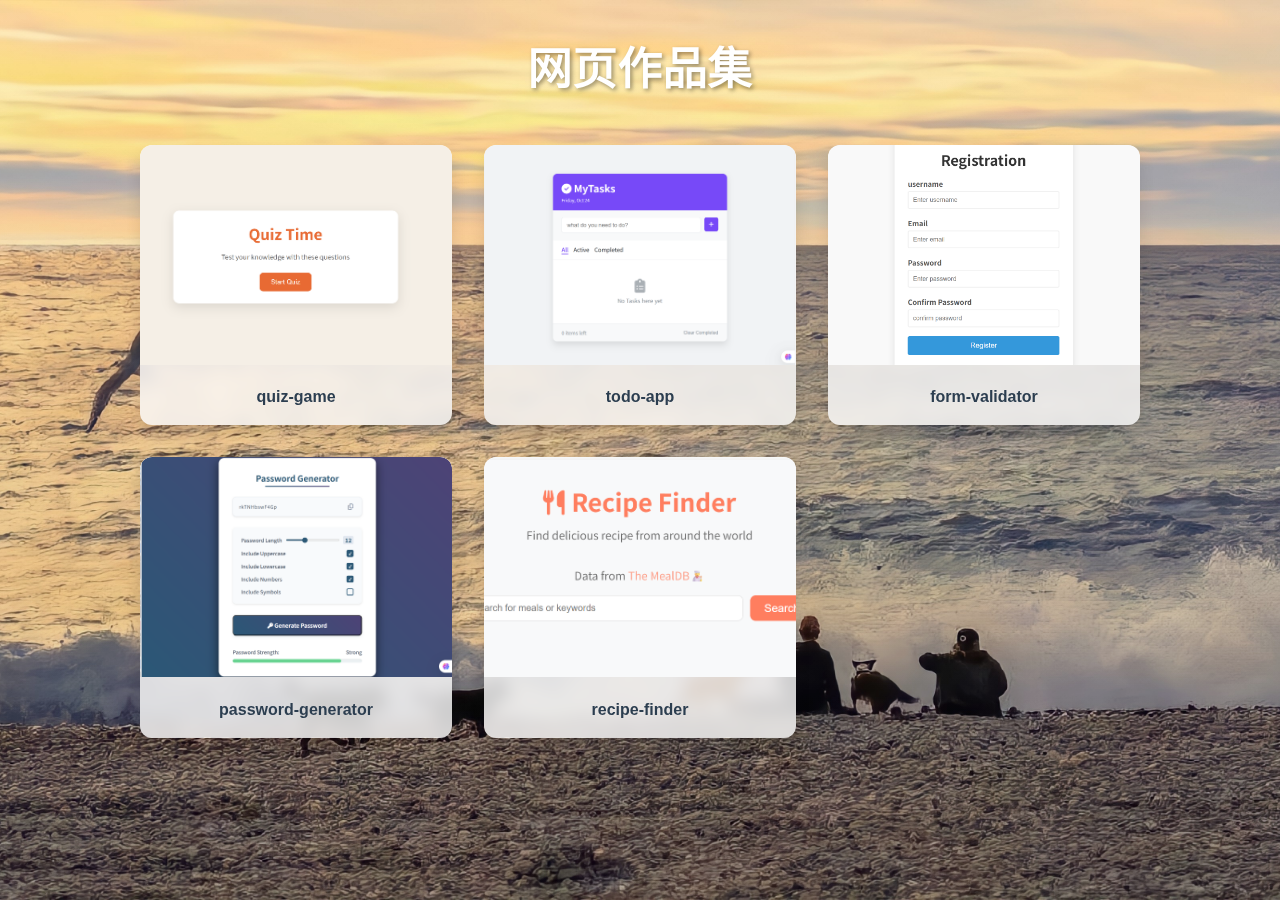
<file: index.html>
<!DOCTYPE html>
<html lang="zh-CN">
<head>
    <meta charset="UTF-8">
    <meta name="viewport" content="width=device-width, initial-scale=1.0">
    <title>网页作品集</title>
    <link rel="stylesheet" href="https://cdnjs.cloudflare.com/ajax/libs/font-awesome/6.7.2/css/all.min.css">
    <link rel="stylesheet" href="style.css">
</head>
<body>
    <!-- 标题 -->
    <h1 class="title">网页作品集</h1>

    <!-- 卡片容器 -->
    <div class="cards-container">
        <!-- Quiz应用卡片 -->
        <a href="/QUIZ/index.html" class="card">
            <img src="/assets/quiz-game.png" alt="quiz-game">
            <p>quiz-game</p>
        </a>

        <!-- Todo应用卡片 -->
        <a href="/TODO/index.html" class="card">
            <img src="/assets/todo.png" alt="todo-app">
            <p>todo-app</p>
        </a>

        <!-- 表单验证应用卡片 -->
        <a href="/Register/index.html" class="card">
            <img src="/assets/form-validator.png" alt="form-validator">
            <p>form-validator</p>
        </a>

        <!-- 密码生成器卡片 -->
        <a href="/PASSWORD/index.html" class="card">
            <img src="/assets/password-generator.png" alt="password-generator">
            <p>password-generator</p>
        </a>

        <!-- 食谱查找器卡片 -->
        <a href="/RECIPE/index.html" class="card">
            <img src="/assets/recipe-finder.png" alt="recipe-finder">
            <p>recipe-finder</p>
        </a>
    </div>
</body>
</html>
</file>
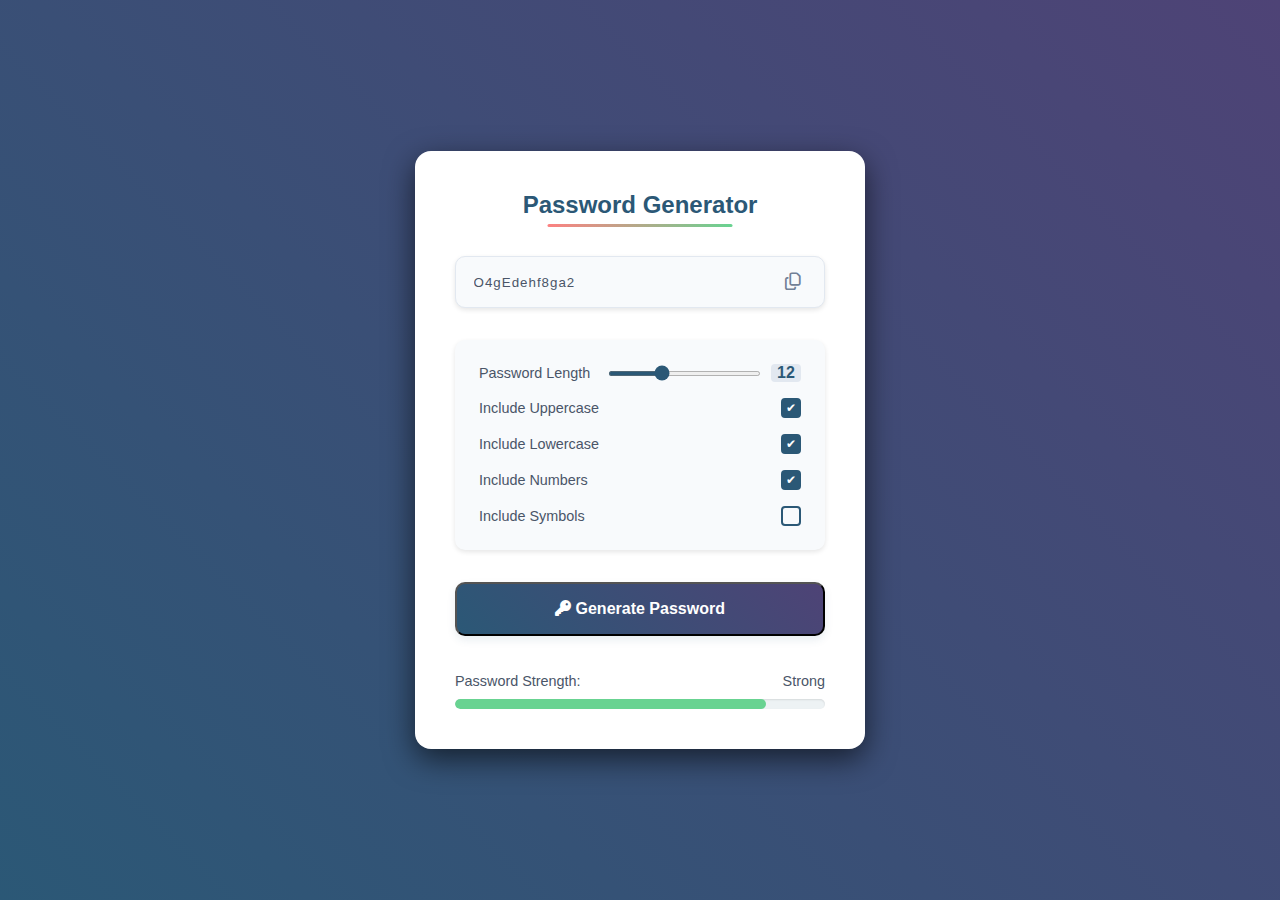
<file: PASSWORD/index.html>
<!DOCTYPE html>
<html lang="en">
<head>
    <meta charset="UTF-8">
    <meta name="viewport" content="width=device-width, initial-scale=1.0">
    <title>Password Generator</title>
    <link rel="stylesheet" href="style.css">
    <link rel="stylesheet" href="https://cdnjs.cloudflare.com/ajax/libs/font-awesome/6.7.2/css/all.min.css" integrity="sha512-Evv84Mr4kqVGRNSgIGL/F/aIDqQb7xQ2vcrdIwxfjThSH8CSR7PBEakCr51Ck+w+/U6swU2Im1vVX0SVk9ABhg==" crossorigin="anonymous" referrerpolicy="no-referrer" />
</head>
<body>
    <div class="container">
        <h1>Password Generator</h1>
        <div class="password-container">
            <input type="text" readonly id="password" >
            <i class="fa-regular fa-copy" id="copy-btn" title="Copy to Clipboard"></i>
        </div>

        <div class="options">
            <div class="option">
                <label for="length">Password Length</label>
                <div class="range-container">
                    <input type="range" id="length" min="6" max="24" value="12">
                    <span id="length-value">12</span>
                </div>
            </div>
            <div class="option">
                <label for="uppercase">Include Uppercase</label>
                <input type="checkbox" id="uppercase" checked>
            </div>
            <div class="option">
                
                <label for="lowercase">Include Lowercase</label>
                <input type="checkbox" id="lowercase" checked>
            </div>
            <div class="option">
                <label for="numbers">Include Numbers</label>
                <input type="checkbox" id="numbers" checked>
            </div>
            <div class="option">
                <label for="symbols">Include Symbols</label>
                <input type="checkbox" id="symbols">
            </div>
        </div>
        <button id="generate-btn">
            <i class="fa-solid fa-key"></i>
            Generate Password
        </button>
        <div class="strength-container">
            <p>Password Strength: <span id="strength-value">Medium</span></p>
            <div class="strength-meter">
                <div id="strength-bar" class="strength-bar"></div>
            </div>
        </div>
    </div>

    <script src="script.js"></script>
</body>
</html>
</file>
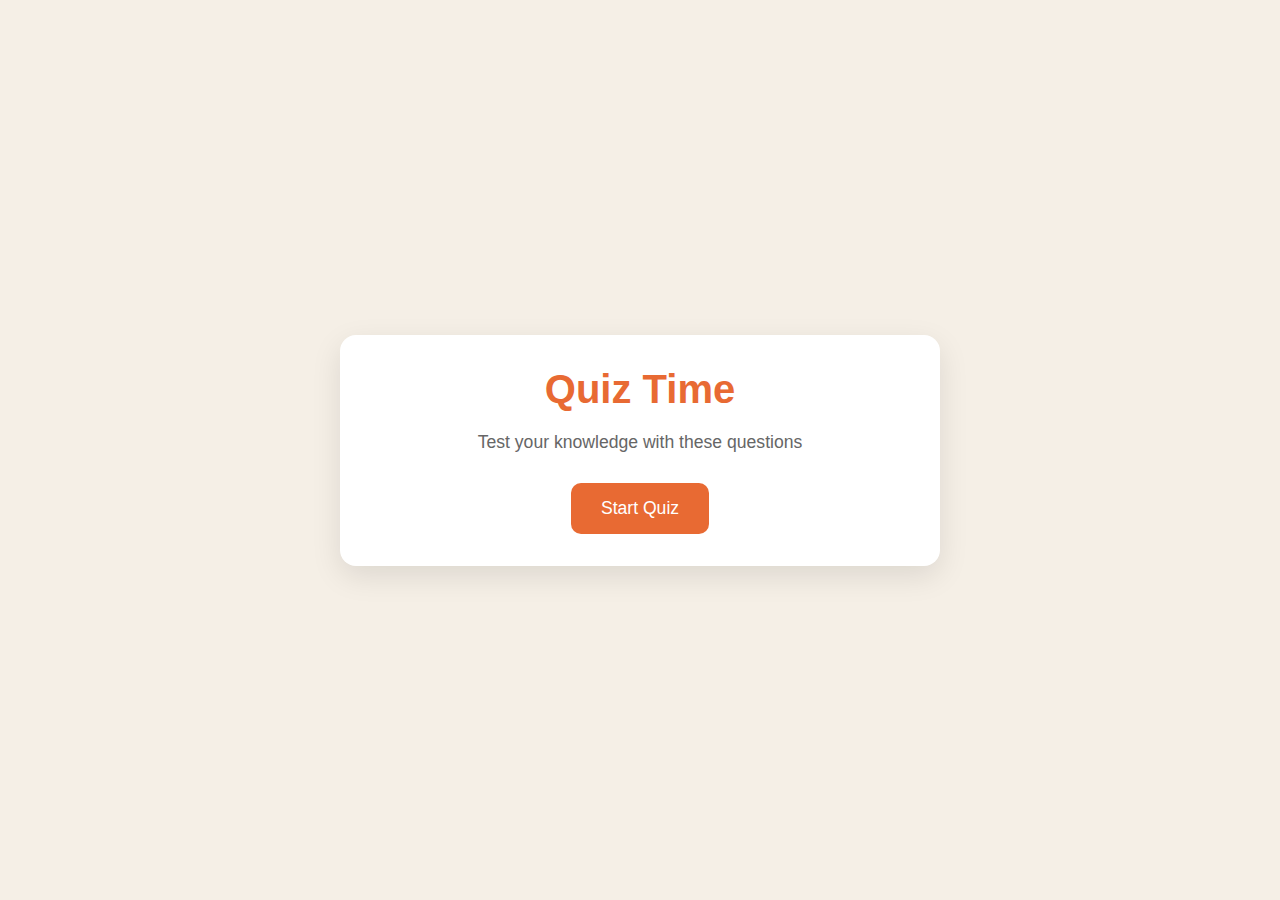
<file: QUIZ/index.html>
<!DOCTYPE html>
<html lang="en">
<head>
    <meta charset="UTF-8">
    <meta name="viewport" content="width=device-width, initial-scale=1.0">
    <title>Quiz Game</title>
    <link rel="stylesheet" href="style.css">
</head>
<body>
    <div class="container">
        <div class="screen active" id = "start-screen">
            <h1>Quiz Time</h1>
            <p>Test your knowledge with these questions</p>
            <button id="start-btn">Start Quiz</button>
        </div>

        <div class="screen" id="quiz-screen">
            <div class="quiz-header">
                <h2 id="question-text">Question goes</h2>
                <div class="quiz-info">
                    <p>Question <span id="current-question">1</span> of <span id="total-questions">5</span></p>
                    <p>Score: <span id="score">0</span></p>
                </div>
            </div>

            <div class="answers-container" id="answers-container">
                    <!-- <button class="answer-btn" data-correct="true/false">Answer Text 1</button>
                    <button class="answer-btn" data-correct="true/false">Answer Text 2</button>
                    <button class="answer-btn" data-correct="true/false">Answer Text 3</button>
                    <button class="answer-btn" data-correct="true/false">Answer Text 4</button> -->
            </div>

            <div class="progress-bar">
                <div class="progress" id="progress"></div>
            </div>
        </div>

        <div class="screen" id="result-screen">
            <h1>Quiz Result!</h1>
            <div class="result-info">
                <p>Your score <span id="final-score">0</span> out of <span id="max-score">5</span></p>
                <div class="result-message">
                Good Job!
                </div>
            </div>
            <button id="restart-btn">Restart Quiz</button>
        </div>
        
    
    </div>

    <script src="script.js"></script>
</body>
</html>
</file>
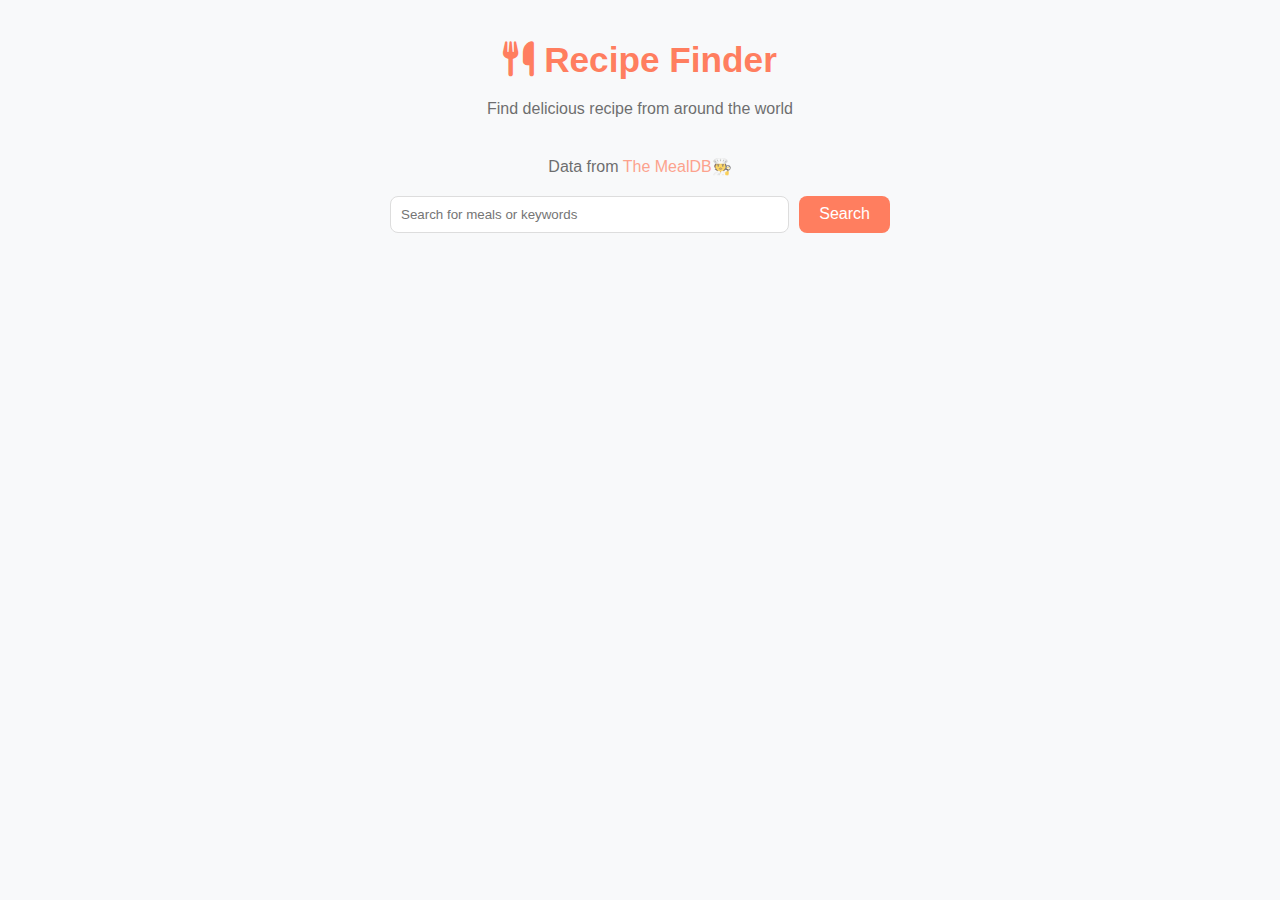
<file: RECIPE/index.html>
<!DOCTYPE html>
<html lang="en">
<head>
    <meta charset="UTF-8">
    <meta name="viewport" content="width=device-width, initial-scale=1.0">
    <title>Recipe Finder</title>
    <link rel="stylesheet" href="style.css" class="css">
            <link
          rel="stylesheet"
          href="https://cdnjs.cloudflare.com/ajax/libs/font-awesome/6.7.2/css/all.min.css"
          integrity="sha512-Evv84Mr4kqVGRNSgIGL/F/aIDqQb7xQ2vcrdIwxfjThSH8CSR7PBEakCr51Ck+w+/U6swU2Im1vVX0SVk9ABhg=="
          crossorigin="anonymous"
          referrerpolicy="no-referrer"
        />

</head>
<body>
    <div class="container">
        <header>
            <h1><i class="fa-solid fa-utensils"></i>Recipe Finder</h1>
            <p>Find delicious recipe from around the world</p>
        </header>

        <p class="api-link">Data from <a href="https://www.themealdb.com/api.php">The MealDB🧑‍🍳</a></p>
        <div class="search-container">
            <input type="text" id="search-input" placeholder="Search for meals or keywords">
            <button id="search-btn">Search</button>
        </div>
        <div id="error-container" class="hidden">
            <p>No meals found. Try another input.</p>
        </div>

        <div id="result-heading"></div>

        <div id="meals" class="meals-container">

            <!-- <div class="meal" data-meal-id="52777">
<img src="https://www.themealdb.com/images/media/meals/wvqpwt1468339226.jpg" alt="Mediterranean Pasta Salad">
          <div class="meal-info">
            <h3 class="meal-title">Mediterranean Pasta Salad</h3>
            <div class="meal-category">Seafood</div>
          </div>
        </div>

        <div class="meal" data-meal-id="52777">
<img src="https://www.themealdb.com/images/media/meals/wvqpwt1468339226.jpg" alt="Mediterranean Pasta Salad">
          <div class="meal-info">
            <h3 class="meal-title">Mediterranean Pasta Salad</h3>
            <div class="meal-category">Seafood</div>
          </div>
        </div>

        <div class="meal" data-meal-id="52777">
<img src="https://www.themealdb.com/images/media/meals/wvqpwt1468339226.jpg" alt="Mediterranean Pasta Salad">
          <div class="meal-info">
            <h3 class="meal-title">Mediterranean Pasta Salad</h3>
            <div class="meal-category">Seafood</div>
             </div>
            </div> -->

        </div>

     <div id="meal-details" class="hidden">
        <button id="back-btn"><i class="fa-solid fa-arrow-left"></i>Back to recipes</button>
          <div class="meal-details-content">
               <!-- <img src="https://www.themealdb.com/images/media/meals/wvqpwt1468339226.jpg" alt="Mediterranean Pasta Salad" class="meal-details-img">
           <h2 class="meal-details-title">Mediterranean Pasta Salad</h2>
           <div class="meal-details-category">
             <span>Seafood</span>
           </div>
           <div class="meal-details-instructions">
             <h3>Instructions</h3>
             <p>Bring a large saucepan of salted water to the boil
              Add the pasta, stir once and cook for about 10 minutes or as directed on the packet.Meanwhile, wash the tomatoes and cut into quarters. Slice the olives. Wash the basil.</p>
           </div>
           <div class="meal-details-ingredients">
             <h3>Ingredients</h3>
             <ul class="ingredients-list">  
                 <li><i class="fas fa-check-circle"></i> 200 g mozzarella balls</li>
                 <li><i class="fas fa-check-circle"></i> 250 g baby plum tomatoes</li>           
                 <li><i class="fas fa-check-circle"></i> 1  bunch fresh basil</li>     
                 <li><i class="fas fa-check-circle"></i> 350 g farfalle</li>       
                 <li><i class="fas fa-check-circle"></i> 3  tablespoons extra virgin olive oil</li>          
                 <li><i class="fas fa-check-circle"></i> 40 g Green Olives</li>          
                 <li><i class="fas fa-check-circle"></i> 200 g tuna</li>            
                 <li><i class="fas fa-check-circle"></i> to taste salt</li>            
                 <li><i class="fas fa-check-circle"></i> to taste pepper</li>            
             </ul>
           </div>
             <a href="https://www.youtube.com/watch?v=e52IL8zYmaE" target="_blank" class="youtube-link">
               <i class="fab fa-youtube"></i> Watch Video
             </a> -->
          </div>
     </div>      

    </div>
    <script src="script.js"></script>
</body>
</html>
</file>
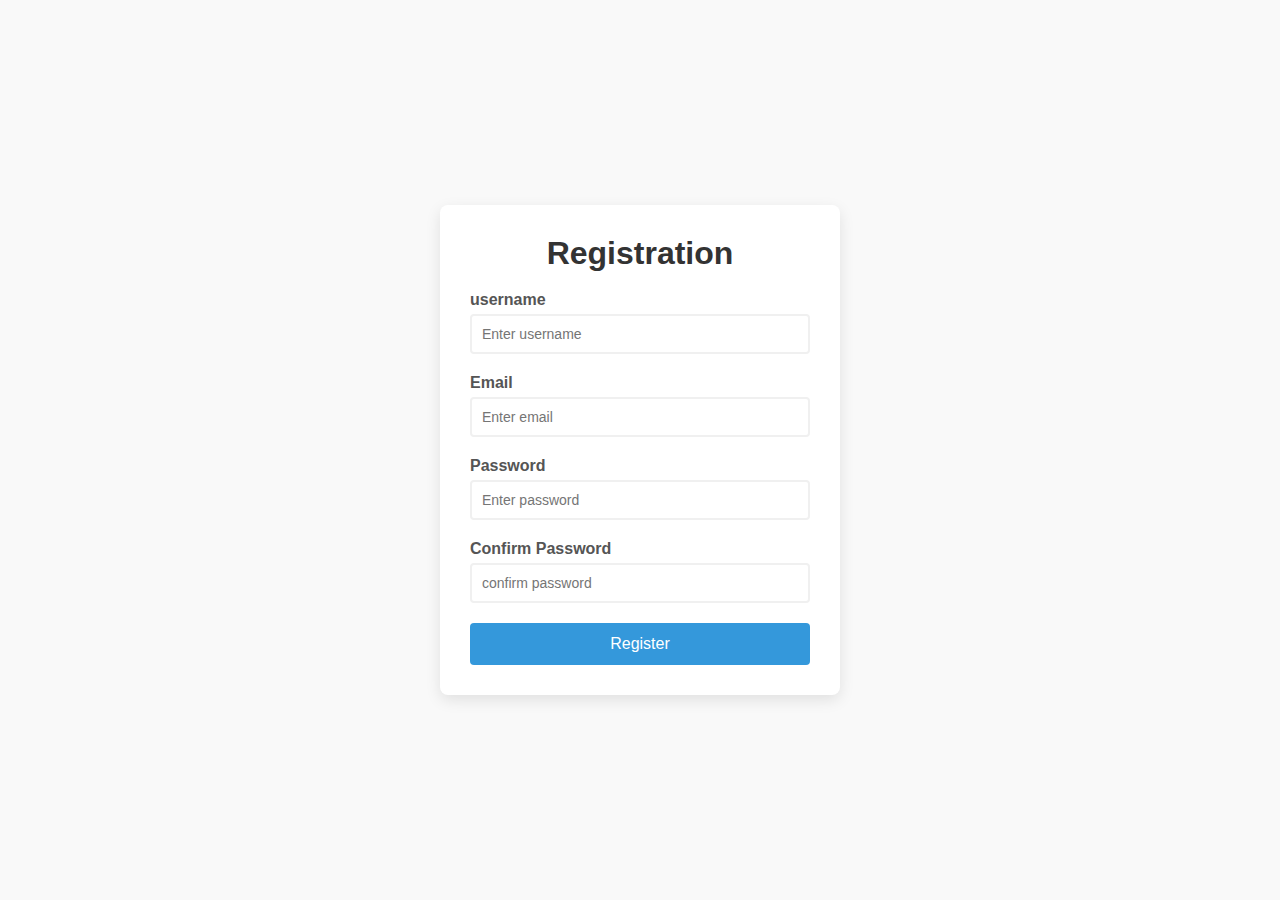
<file: Register/index.html>
<!DOCTYPE html>
<html lang="en">
<head>
    <meta charset="UTF-8">
    <meta name="viewport" content="width=device-width, initial-scale=1.0">
    <title>New Form</title>
    <link rel="stylesheet" href="style.css">
</head>
<body>
    <div class="container">
        <form id="registration-form">
            <h1>Registration</h1>
            <div class="form-item">
                <label for="username">username</label>
                <input type="text" id="username" placeholder="Enter username">
                <small></small>
            </div>
            <div class="form-item">
                <label for="email">Email</label>
                <input type="text" id="email" placeholder="Enter email">
                <small></small>
            </div>
            <div class="form-item">
                <label for="password">Password</label>
                <input type="password" id="password" placeholder="Enter password">  
                <small></small>
            </div>
            <div class="form-item">
                <label for="confirmPassword">Confirm Password</label>
                <input type="password" id="confirmPassword" placeholder="confirm password">
                <small></small>
            </div>
            <button type="submit">Register</button>
        </form>    

    </div>
    <script src="script.js"></script>
</body>
</html>
</file>
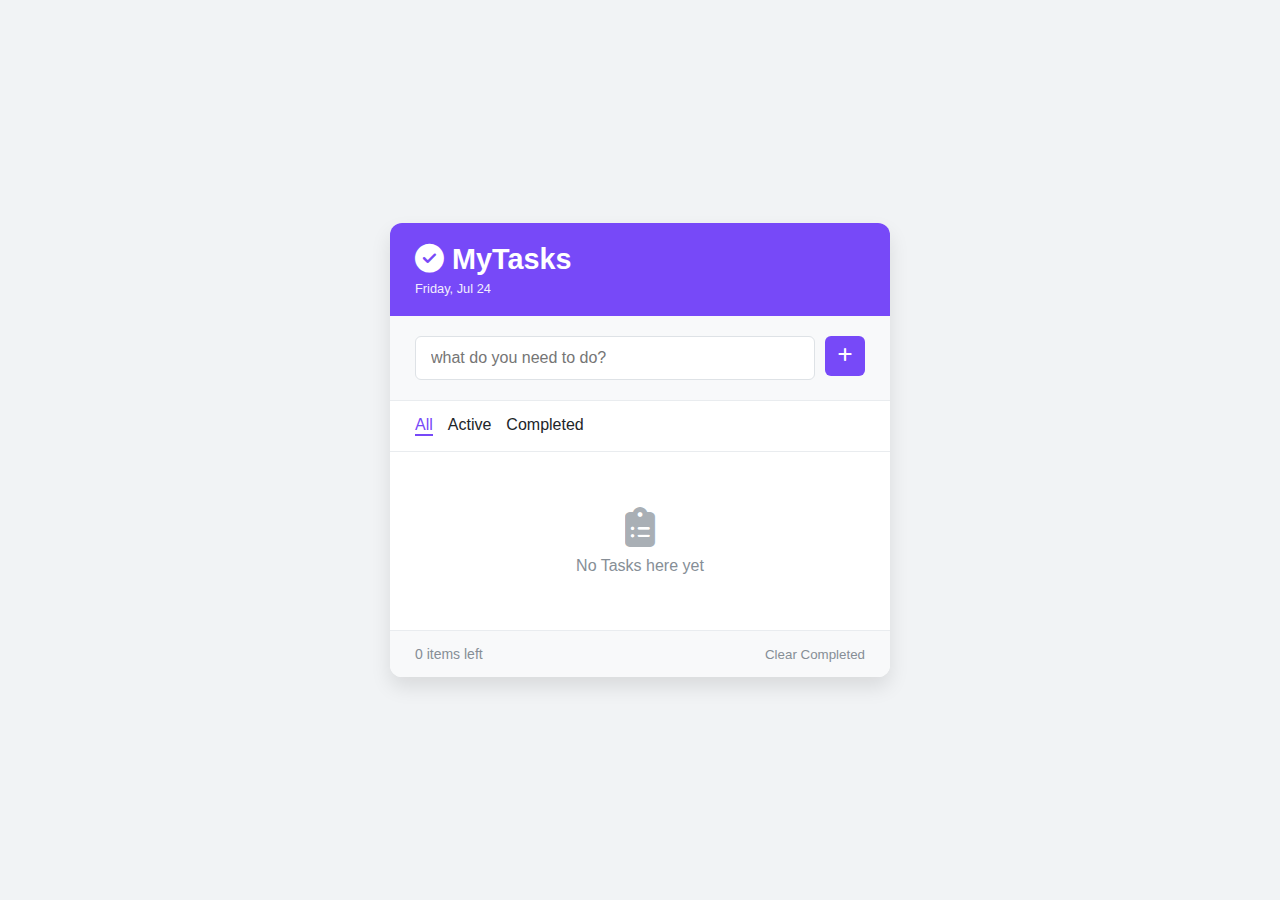
<file: TODO/index.html>
<!DOCTYPE html>
<html lang="en">
<head>
    <meta charset="UTF-8">
    <meta name="viewport" content="width=device-width, initial-scale=1.0">
    <title>TODO</title>
    <link rel="stylesheet" href="style.css">
    <link rel="stylesheet" href="https://cdnjs.cloudflare.com/ajax/libs/font-awesome/6.7.2/css/all.min.css" integrity="sha512-Evv84Mr4kqVGRNSgIGL/F/aIDqQb7xQ2vcrdIwxfjThSH8CSR7PBEakCr51Ck+w+/U6swU2Im1vVX0SVk9ABhg==" crossorigin="anonymous" referrerpolicy="no-referrer" />
</head>
<body>
    <div class="app">
        <header>
            <h1><i class="fa-solid fa-check-circle"></i>
            MyTasks
            </h1>
            <p id="date">date is </p>
        </header>

    <div class="todo-input">
        <input type="text" id="task-input" placeholder="what do you need to do?">
        <button id="add-task">
            <i class="fa-solid fa-plus"></i>
        </button>
    </div>
    <div class="filters">
        <span class="filter active" data-filter="all">All</span>
        <span class="filter" data-filter="active">Active</span>
        <span class="filter" data-filter="completed">Completed</span>
    </div>
    <div class="todos-container">
      
        <ul id="todos-list" >
              <!-- 
            <li class = "todo-item">
                <label class="checkbox-container">
                    <input type="checkbox" class="todo-checkbox">
                    <span class="checkmark"></span>
                </label>    
                <span class="todo-item-text">Buy me a coffee!</span>
                <button class="delete-btn"> <i class="fa-solid fa-times"></i></button>
            </li> 
            -->
        </ul> 
       
        <div class="empty-state hidden">
                <i class="fa-solid fa-clipboard-list"></i>
                <p>No Tasks here yet</p>
        </div>
    </div>
    <footer>
        <span id="item-left">0 item left</span>
        <button id="clear-completed">Clear Completed</button>
    </footer>



 </div>
    <script src="scripts.js"></script>
</body>
</html>
</file>
<file: style.css>
* {
    margin: 0;
    padding: 0;
    box-sizing: border-box;
}

body {
    font-family: sans-serif;
    background-color: #f5f5f5;
    padding: 2rem;
    background-image: url("assets/background.jpg");
    background-size: cover;   /* 背景图覆盖整个页面 */
    background-position: center; /* 背景图居中 */
    background-attachment: fixed; /* 滚动时背景图固定 */
    color: #333; /* 文字颜色，确保与背景对比度足够 */
}
/* 给 body 加一层渐变叠加，让背景色调更统一 */
body::before {
    content: "";
    position: fixed;
    top: 0;
    left: 0;
    width: 100%;
    height: 100%;
    background: linear-gradient(rgba(255, 255, 255, 0.1), rgba(0, 0, 0, 0.1));
    z-index: -1;
}
/* 标题样式 */
.title {
    text-align: center;
    margin-bottom: 3rem;
    color: #fff; /* 白色标题，与背景图对比 */
    font-family: "Arial Black", sans-serif;
    font-size: 2.8rem;
    text-shadow: 2px 2px 4px rgba(0, 0, 0, 0.4); /* 文字阴影增强立体感 */
}

/* 卡片容器布局 */
.cards-container {
  display: grid;
  grid-template-columns: repeat(auto-fit, minmax(280px, 1fr));
  gap: 2rem;
  max-width: 1000px; /* 限制容器最大宽度，避免铺满页面 */
  margin: 0 auto;    /* 水平居中 */
}

/* 卡片样式 */
.card {
    background-color: #fff;
    border-radius: 12px;
    box-shadow: 0 8px 15px rgba(0, 0, 0, 0.1);
    overflow: hidden;
    text-decoration: none;
    color: #333;
   transition: transform 0.3s ease, box-shadow 0.3s ease;
    background-color: rgba(255, 255, 255, 0.8); /* 白色半透明背景 */
    backdrop-filter: blur(8px); /* 可选：背景模糊，增强层次感 */
}

/* 卡片hover上浮效果 */
.card:hover {
    transform: translateY(-10px);
}

/* 卡片内图片样式 */
.card img {
    width: 100%;
    height: 220px;
    object-fit: cover;
    border-top-left-radius: 12px; /* 与卡片圆角统一 */
    border-top-right-radius: 12px;
}
/* 卡片内应用名称样式 */
.card p {
    text-align: center;
    padding: 1.2rem;
    font-weight: 600;
    color: #2c3e50; /* 深色调文字，与半透背景对比 */
}

/* 移动端适配 */
@media (max-width: 768px) {
    .cards-container {
        grid-template-columns: 1fr;
    }
}
</file>
<file: PASSWORD/style.css>
:root{
    --primary-color: #2b5876;
    --secondary-color: #4e4376;
    --weak-color: #fc8181;
    --medium-color: #fbd38d;
    --strong-color: #68d391;
}
*{
    margin: 0;
    padding: 0;
    box-sizing: border-box;
    font-family: sans-serif;
}
body{
    background: linear-gradient(45deg,var(--primary-color),var(--secondary-color));
    display: flex;
    justify-content: center;
    align-items: center;
    min-height: 100vh;
}
.container{
    background: #fff;
    padding: 2.5rem;
    border-radius: 1rem;
    box-shadow: 0 10px 30px rgba(0,0,0,0.6);
    width: 90%;
    max-width: 450px;
}
h1{
    text-align: center;
    margin-bottom: 1.8rem;
    color: var(--primary-color);
    font-size: 1.5rem;
    font-weight: 700;
    position: relative;
    padding-bottom: 0.5rem;
}
h1::after{
    content:"";
    position: absolute;
    bottom: 0;
    left: 50%;
    transform: translateX(-50%);
    width: 50%;
    height: 3px;
    background: linear-gradient(90deg,var(--weak-color),var(--strong-color));
    border-radius: 3px;
}
.password-container{
    display: flex;
    justify-content: space-between;
    align-items: center;
    overflow: hidden;
    border: 1px solid #e2e8f0;
    border-radius: 10px;
    margin-bottom: 2rem;
    background-color: #f8fafc;
    box-shadow: 0 2px 5px rgba(0,0,0,0.1);
    padding:0 1rem 0 0;
}
#password{
    width: 100%;
    padding: 1.1rem;
    padding-right: 50px;
    border: none;
    background: transparent;
    color: #4a5568;
    letter-spacing:1px;
    outline: none;
    border-radius:10px;
}

#copy-btn{
    cursor: pointer;
    color: #718096;
    font-size: 1.1rem;
    width: 35px;
    height: 35px;
    display: flex;
    justify-content: center;
    align-items: center;
    border-radius: 50%;
}
#copy-btn:hover{
    color:var(--primary-color);
}
.options{
    margin-bottom: 2rem;
    background-color: #f8fafc;
    padding: 1.5rem;
    border-radius: 10px;
    box-shadow: 0 2px 5px rgba(0,0,0,0.1);
}
.option{
    display: flex;
    justify-content: space-between;
    align-items: center;
    margin-bottom: 1rem;
}
.option:last-child{
    margin-bottom: 0;
}
.option label{
    font-size: 0.9rem;
    color: #4a5568;
    font-weight: 500;
}
.range-container{
    display: flex;
    align-items: center;
    gap: 10px;
    width:60%;
}

input[type="range"]{
    accent-color: var(--primary-color);
    height: 5px;
    cursor: pointer;
    flex:1;
}
#length-value{
    font-weight: 600;
    color: var(--primary-color);
    width: 30px;
    text-align: center;
    background-color: #e2e8f0;
    border-radius: 4px;
}
input[type="checkbox"]{
    width: 20px;
    height: 20px;
    border: 2px solid var(--primary-color);
    appearance: none;
    cursor: pointer;
    border-radius: 4px;
    outline: none;
    position: relative;
    transition: all 0.3s;
}

input[type="checkbox"]:checked{
    background: var(--primary-color);
}
input[type="checkbox"]:checked:after{
    content: "\2714";
    position: absolute;
    color: white;
    left: 50%;
    top: 50%;
    transform: translate(-50%,-50%);
    font-size: 12px;
}

button{
    width: 100%;
    padding: 1rem;
    background:linear-gradient(45deg,var(--primary-color),var(--secondary-color));
    color: white;
    font-size: 1rem;
    font-weight: 600;
    border-radius: 10px;
    box-shadow: 0 4px 8px rgba(43,88,118,0.1);
    transition: all 0.3s;
    cursor: pointer;
    margin-bottom: 1.5rem;
}
button:hover{
    transform: translateY(-5px);
}
button:active{
    transform: translateY(0);
}

.strength-container{
    margin-top: 0.8rem;
}
.strength-container p{
    font-size: 0.9rem;
    color: #4a5568;
    margin-bottom: 0.6rem;
    display: flex;
    justify-content: space-between;
    align-items: center;
    font-weight: 500;
}
.strength-label{
    color:var(--primary-color);
    font-weight: 700;
}

.strength-meter{
    height: 10px;
    background-color: #edf2f4;
    border-radius: 5px;
    margin-top: 0.6rem;
    overflow: hidden;
    box-shadow: inset 0 1px 2px rgba(0,0,0,0.1);
}   
.strength-bar{
    height: 100%;
    width: 0;
    min-width: 5%;
    background-color: var(--weak-color);
    transition: all 0.3s;
    border-radius: 5px;
}

@media (max-width: 768px){
    .container{
        width: 95%  ;
        padding: 1.8rem;
    }
    h1{
        font-size: 1.6rem;
    }
    .option label{
        font-size: 0.9rem;
    }
}
</file>
<file: QUIZ/style.css>
*{
    margin: 0;
    padding: 0;
    box-sizing: border-box;
}
body{
    background: #f5efe6;
    display: flex;
    justify-content: center;
    align-items: center;
    min-height: 100vh;
    font-family:  sans-serif;
}

.container{
    background-color: white;
    border-radius: 1rem;
    box-shadow: 0 10px 30px rgba(0,0,0,0.1);
    width: 100%;
    max-width: 600px;
    overflow: hidden;
    position: relative;
}
.screen{
    display: none;
    padding: 2rem;
    text-align: center;

}
.screen.active{
    display: block;
    
}
#start-screen h1{
    color: #e86a33;
    margin-bottom: 20px;
    font-size: 2.5rem;

}
#start-screen p{
    color: #666;
    margin-bottom: 30px;
    font-size: 1.1rem;
}

button{
    background-color: #e86a33;
    color: white;
    border: none;
    padding: 15px 30px;
    border-radius: 10px;
    cursor: pointer;
    font-size: 1.1rem;
    transition: background-color 0.3s;
}
button:hover{
    background-color: #d45b28;
}

.quiz-header{
    margin-bottom: 1rem;
}
#question-text{
    font-size: 1.5rem;
    margin-bottom: 1rem;
    color: #333;
}

.quiz-info{
    display: flex;
    justify-content: space-between;
    color: #666;
    margin-bottom: 10px;
}


.answers-container{
    display: flex;
    flex-direction: column;
    gap: 10px;
    margin-bottom: 20px;
}

.answer-btn{
    background-color: #f8f0e5;
    color: #333;
    border: 2px solid #eadbc8;
    border-radius: 10px;
    padding: 1rem;
    cursor: pointer;
    text-align: left;
    transition: all 0.3s;
}
.answer-btn:hover{
    background-color: #eadbc8;
    border-color: #dac0da;

}
.answer-btn.correct{
    background-color: #e6fff0;
    border-color: #a3f0c4;
    color: #28a745;
}
.answer-btn.wrong{
    background-color: #fff0f0;
    border-color: #ffbdbd;
    color: #dc3545;
}
.progress-bar{
    background-color: #f8f0e5;
    border-radius: 5px;
    overflow: hidden;
    height: 10px;
    margin-top: 20px;
}

.progress{
    height: 100%;
    background-color: #e86a33;
    width: 0%;
    transition: width 0.3s;
}

#result-screen h1{
    color: #e86a33;
    margin-bottom: 30px;
}
.result-info{
    background-color: #f8f0e5;
    border-radius: 10px;
    padding: 20px;
    margin-bottom: 30px;
}
.result-info p{
    font-size: 1.2rem;
    color: #333;
    margin-bottom: 1rem;
}
.result-message{
    font-size: 1.5rem;
    font-weight: 600;
    color: #e86a33;

}

@media (max-width: 500px){
    .screen{
        padding: 1rem;
    }
    #start-screen h1{
        font-size: 2rem;
    }

    #question-text{
        font-size: 1.3rem;
    }
    .answer-btn{
        padding: 12px;
    }
    button{
        padding: 12px 25px;
        font-size: 1rem;
    }
}
</file>
<file: RECIPE/style.css>
* {
  margin: 0;
  padding: 0;
  box-sizing: border-box;
}

:root {
  --primary: #ff7e5f;
  --primary-dark: #eb5e41;
  --primary-light: #ffb199;
  --secondary: #0ba360;
  --text-dark: #333333;
  --text-light: #f8f9fa;
  --background: #ffffff;
  --background-light: #f8f9fa;
  --card-bg: #ffffff;
  --border-radius: 8px;
  --shadow: 0 2px 4px rgba(0, 0, 0, 0.1);
  --transition: all 0.3s ease;
}

body{
    font-family: sans-serif;
    background-color: var(--background-light);
    color: var(--text-dark);
    line-height: 1.6;
}

.container {
    width: 100%;
    max-width: 1000px;
    margin: 0 auto;
    padding: 2rem 1rem;
}

header {
    text-align: center;
    margin-bottom: 2rem;
}

h1 {
    font-size: 2.2rem;
    color: var(--primary);
    margin-bottom: 0.5rem;
}

h1 i{
    margin-right: 10px;
}
header p {
    color: var(--text-dark);
    opacity: 0.7;
}

.api-link{
    text-align: center;
    color: var(--text-dark);
    opacity: 0.7;
    margin-bottom: 1rem;

}
.api-link a{
    color: var(--primary);
    text-decoration: none;
}

.search-container {
    display: flex;
    margin-bottom: 2rem;
    gap:10px;
    max-width: 500px;
    margin-left: auto;
    margin-right: auto;
}

input[type="text"] {
    flex: 1;
    padding: 10px 10px;
    border-radius: 8px;
    border: 1px solid #ddd;
    background-color: var(--background);
    color: var(--text-dark);
    outline: none;
}

input[type="text"]:focus{
    border-color: var(--primary);
}

button {
   background-color: var(--primary);
   color: white;
    border: none;
    padding: 0 20px;
    font-size: 1rem;
    cursor: pointer;
    border-radius: 8px;
    transition: all 0.3s;
}

button:hover {
    background-color: var(--primary-dark);
}



#result-heading {
    text-align: center;
    font-size: 1.2rem;
    margin-bottom: 1.5rem;
    color: var(--text-dark);
}

.meals-container {
    display: grid;
    grid-template-columns: repeat(auto-fill, minmax(250px, 1fr));
    gap: 1.5rem;
}

.meal{
    background-color: var(--card-bg);
    border-radius: 8px;
    box-shadow: var(--shadow);
    overflow: hidden;
    transition: var(--transition);
    cursor: pointer;
    position: relative;
}
.meal:hover {
    transform: translateY(-5px);
    box-shadow: 0 5px 10px rgba(0, 0, 0, 0.1);
}

.meal img {
    width: 100%;
    height: 220px;
    object-fit: cover;
}

.meal-info {
    padding: 1rem;
}
.meal-title {
    font-size: 1.1rem;
    margin-bottom: 0.5rem;
    color: var(--text-dark);
}

.meal-category {
    display: inline-block;
    background-color: var(--primary-light);
    color: var(--text-dark);
    padding: 3px 8px;
    font-size: 0.8rem;
    border-radius: 20px;
    margin-bottom: 10px;
}

#meal-details {
    background-color: var(--background);
    padding: 1.5rem;
    border-radius: 8px;
    box-shadow: var(--shadow);
    margin:2rem 0;
}

.hidden {
    display: none;
}

#back-btn {
    background-color: transparent;
    color: var(--primary);
    margin-bottom: 1.5rem;
    border: 1px solid var(--primary);
    padding: 8px 16px;
}

#back-btn:hover {
    background-color: var(--primary);
    color: white;
}

.meal-details-content {
    display: flex;
    flex-direction: column;
    align-items: center;
}

.meal-details-img {
    width: 100%;
    max-width: 400px;
    border-radius: --var(border-radius);
    margin-bottom: 1.5rem;
}
.meal-details-title {
    font-size: 1.8rem;
    margin-bottom: 0.5rem;
    color: var(--primary);
    text-align: center;
}
.meal-details-category {
    margin-bottom: 1rem;
    text-align: center;

}

.meal-details-category span {
    background-color: var(--primary-light);
    padding: 4px 12px;
    border-radius: 20px;
    font-size: 0.9rem;
}

.meal-details-instructions {
    margin-bottom: 1.5rem;
    line-height: 1.7;
}

.meal-details-instructions h3 {
    margin-bottom: 0.5rem;
}

.ingredients-list {
    list-style-type: none;
    display: grid;
    grid-template-columns: repeat(auto-fill, minmax(180px, 1fr));
    gap: 8px;
    margin-bottom: 1.5rem;
    width: 100%;
}
.ingredients-list li{
    display: flex;
    align-items: center;
    padding: 6px 8px;
    background-color: var(--background-light);
    border-radius: var(--border-radius);
    font-size: 0.9rem;
}
.ingredients-list li i{
    color: var(--secondary);
    margin-right: 8px;
}

.youtube-link {
    display: inline-block;
    background-color: #ff0000;
    color:white;
    padding: 8px 16px;
    border-radius: 4px;
    text-decoration: none;
    font-weight: 600;
}

.youtube-link i{
    margin-right: 8px;
}

#error-container {
    background-color: rgba(255, 126,95, 0.1);
    border: 1px solid var(--primary);
    color:var(--primary-dark);
    padding: 1rem;
    border-radius: var(--border-radius);
    text-align: center;
    margin-bottom: 1.5rem;
}
@media (max-width: 600px) {
    .search-container {
        flex-direction: column;
    }
    button#search-btn {
        width: 100%;
        padding: 10px;
    }
    .meals-container {
        grid-template-columns: 1fr;
    }
    .meal-details-img {
        max-width: 100%;
    }
    
}
</file>
<file: Register/style.css>
*{
    margin: 0;
    padding: 0;
    box-sizing: border-box;
}
body{
    background-color: #f9f9f9;
    font-family: sans-serif;
    display: flex;
    justify-content: center;
    align-items: center;
    min-height: 100vh;
}
.container{
    background-color: #fff;
    padding: 30px;
    border-radius: 8px;
    box-shadow: 0px 5px 15px rgba(0,0,0,0.1);
    max-width: 400px;
    width: 100%;
    overflow: hidden;
}
h1{
    text-align: center;
    margin-bottom: 1.2rem;
    color: #333;
}
.form-item{
    margin-bottom: 20px;
    position: relative;
}
label{
    display: block;
    margin-bottom: 5px;
    color: #555;
    font-weight: bold;
}
input{
    border: 2px solid #f0f0f0;
    padding: 10px;
    border-radius: 4px;
    width: 100%;
    display: block;
    font-size: 14px;
}
input:focus{
    border-color: #3498db;
    outline: none;
}
small{
    position: absolute;
    bottom: -18px;
    left: 0;
    visibility: hidden;
    font-size: 12px;
}
button{
    cursor: pointer;
    background-color: #3498db;
    border: none;
    color: white;
    display: block;
    font-size: 1rem;
    margin-top: 20px;
    padding: 12px;
    border-radius: 4px;
    width: 100%;

}
button:hover{
    background-color: #2980b9;
}
.form-item.error input{
    border-color: #e74c3c;


}
.form-item.success input{
    border-color: #2ecc71;
}
.form-item.error small{
    color: #e74c3c;
    visibility: visible;
}
</file>
<file: TODO/style.css>
*{
    margin:0;
    padding:0;
    box-sizing:border-box;

}

:root{
    --primary-color: #7749f8;
    --primary-light:#9775fa;
    --dark:#212529;
    --light:#f8f9fa;
    --gray:#868e96;
    --danger:#fa5252;
    --success:#40c057;
    --border:#e9ecef;
}
body{
    font-family: sans-serif;
    background-color: #f1f3f5;
    display: flex;
    justify-content: center;
    align-items: center;
    min-height: 100vh;
    color: var(--dark);
}
.app{
    width: 100%;
    max-width: 500px;
    background-color: #ffffff;
    border-radius: 12px;
    overflow: hidden;
    box-shadow:0 10px 20px rgba(0,0,0,0.1);
}
header{
    background-color: var(--primary-color);
    color: #ffffff;
    padding:20px 25px ;

}

header h1{
    font-size: 1.8rem;
    margin-bottom: 5px;
    font-weight: 600;
}

header p{
    font-size: 0.8rem;
    opacity: 0.9;
}
.todo-input{
    display: flex;
    padding: 20px 25px;
    gap: 10px;
    background-color: var(--light);
    border-bottom: 1px solid var(--border);
}
.todo-input input{
    flex: 1;
    padding: 12px 15px;
    border: 1px solid #dee2e6;
    border-radius: 6px;
    font-size: 1rem;
    transition: all 0.3s ;
}
.todo-input input:focus{
    border-color: var(--primary-color);
    outline: none;
    box-shadow: 0 0 0 3px rgba(119, 73, 248,0.15);
}

.todo-input button{
    background-color: var(--primary-color);
    color: #ffffff;
    width: 40px;
    height: 40px;
    border: none;
    font-size: 1rem;
    border-radius: 6px;
    cursor: pointer;
    transition: all 0.3s ;
}
.todo-input button:hover{
    background-color: var(--primary-light);
}
.filters{
    display: flex;
    gap: 15px;
    padding: 15px 25px;
    border-bottom: 1px solid var(--border);
    cursor: pointer;
}
.filter:hover{
    color: var(--primary-color);
}
.filter.active{
    color: var(--primary-color);
    border-bottom: 2px solid var(--primary-color);
    font-weight: 500;
}
.todos-container{
    padding: 15px 0;
    max-height: 300px;
    overflow-y: auto;
}


/*
#todos-list{
    display: none;
}
*/
.empty-state{
    display: flex;
    flex-direction: column;
    align-items: center;
    justify-content: center;
    padding: 40px 0;
    color: var(--gray);
}
.empty-state i{
    font-size: 40px;
    margin-bottom: 10px;
    opacity: 0.7;
}

.hidden{
    display: none;
}

footer{
    display: flex;
    justify-content: space-between;
    align-items: center;
    padding: 15px 25px;
    border-top: 1px solid var(--border);
    background-color: var(--light);
    font-size: 14px;
}
#item-left{
    color: var(--gray);
}
#clear-completed{
    background-color: transparent;
    border: none;
    color: var(--gray);
    cursor: pointer;
    transition: all 0.2s ;
}
#clear-completed:hover{
    color: var(--danger);
}

#todos-list{
    list-style-type: none;

}
.todo-item{
    display: flex;
    align-items: center;
    padding: 12px 25px;
    transition: background-color 0.3s ;
}
.todo-item:hover{
    background-color: var(--light);
}

.checkbox-container{
    margin-right: 15px;;
}
.todo-checkbox{
   opacity: 0;
    position: absolute;
}
.checkmark{
    display: inline-block;
    width: 20px;
    height: 20px;
    border: 2px solid #dee2e6;
    border-radius: 4px;
    position: relative;
    cursor: pointer;
    transition: all 0.2s ;
}
.todo-checkbox:checked + .checkmark{
    background-color: var(--success);
    border-color: var(--success);
}
.todo-checkbox:checked + .checkmark::after{
    content: "";
    position: absolute;
    left:6px;
    top:2px;
    width: 5px;
    height: 10px;
    border: solid #ffffff;
    border-width: 0 2px 2px 0;
    transform: rotate(45deg);
}
.todo-item-text{
    flex: 1;
    font-size: 1rem;
    transition: all 0.2s ;

}
.todo-item.completed .todo-item-text{
    text-decoration: line-through;
    color: var(--gray);
}
.delete-btn{
    background: none;
    border: none;
    color: var(--gray);
    cursor: pointer;
    font-size: 16px;
    opacity: 0;
    transition: all 0.2s ;
}
.todo-item:hover .delete-btn{
    opacity: 1;

}
.delete-btn:hover{
    color: var(--danger);
}
</file>
